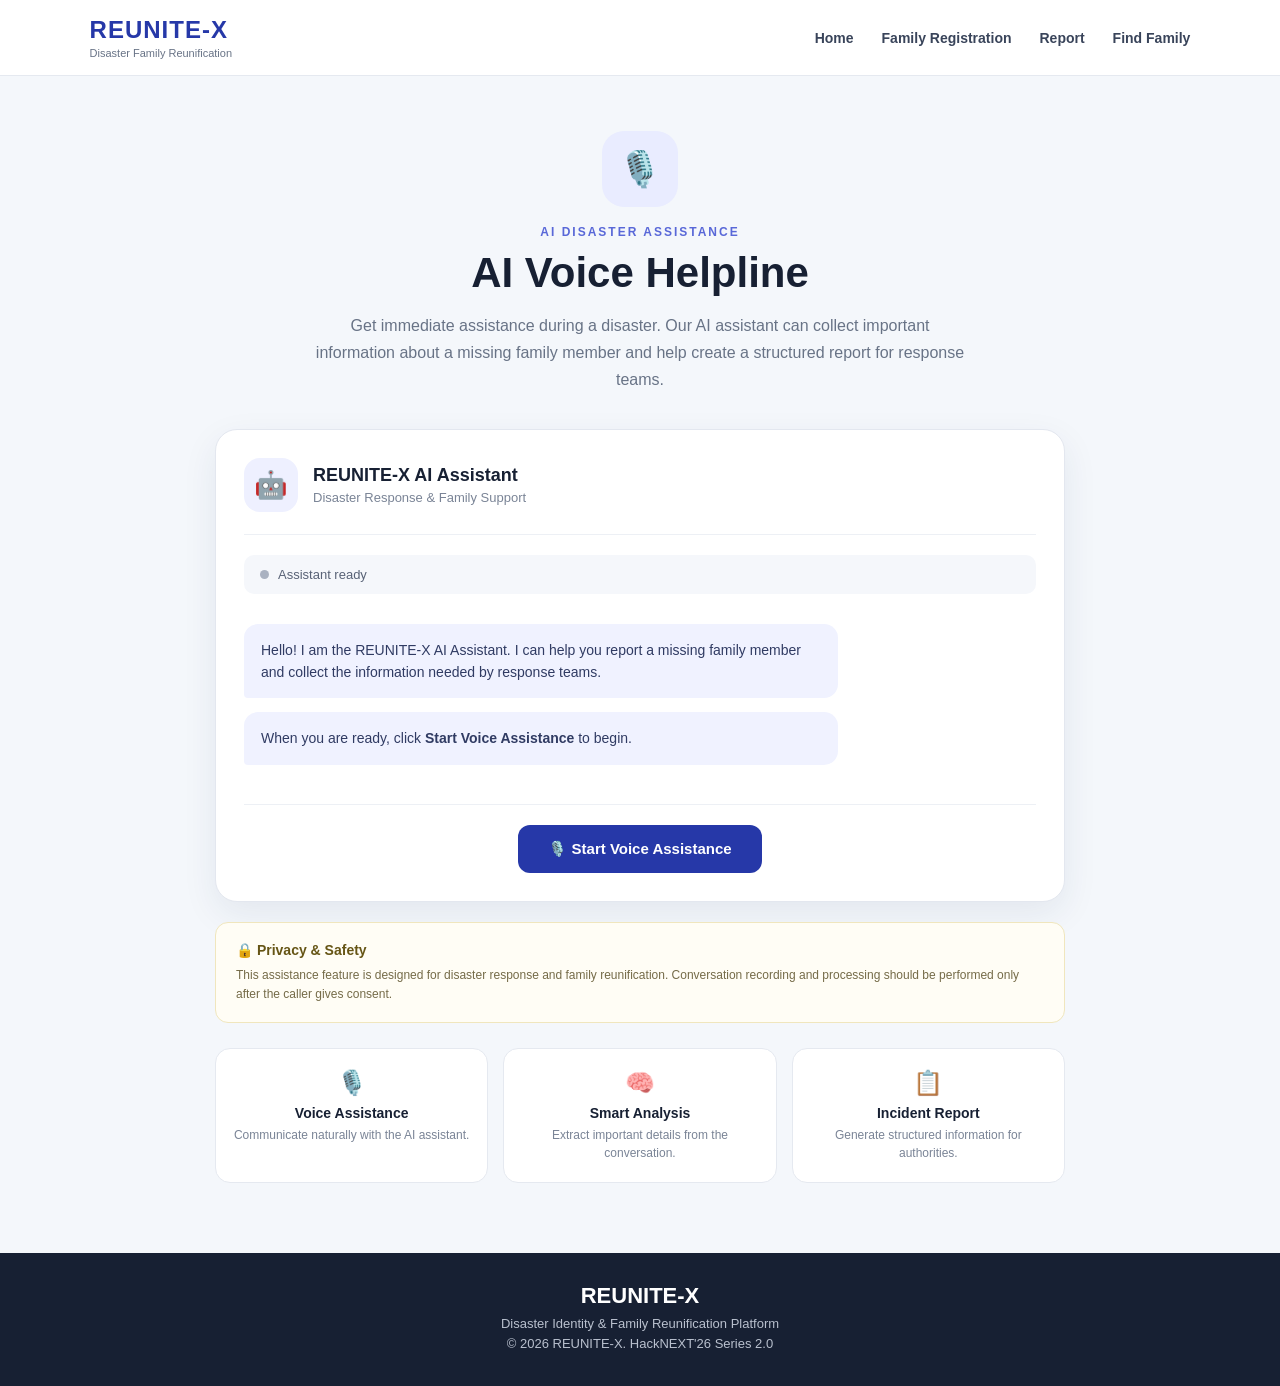
<file: src/main/resources/static/helpline.html>
<!DOCTYPE html>
<html lang="en">
<head>
    <meta charset="UTF-8">
    <meta name="viewport" content="width=device-width, initial-scale=1.0">

    <title>REUNITE-X | AI Disaster Helpline</title>

    <link rel="stylesheet" href="css/style.css">

    <style>
        * {
            box-sizing: border-box;
        }

        body {
            margin: 0;
            font-family: Arial, Helvetica, sans-serif;
            background: #f4f7fb;
            color: #172033;
        }

        .header {
            height: 76px;
            padding: 0 7%;
            display: flex;
            align-items: center;
            justify-content: space-between;
            background: #ffffff;
            border-bottom: 1px solid #e5e9f0;
        }

        .logo span {
            display: block;
            font-size: 24px;
            font-weight: 800;
            color: #2638a8;
            letter-spacing: 1px;
        }

        .logo small {
            color: #687386;
            font-size: 11px;
        }

        nav {
            display: flex;
            gap: 28px;
        }

        nav a {
            text-decoration: none;
            color: #39445a;
            font-size: 14px;
            font-weight: 600;
        }

        nav a:hover {
            color: #2638a8;
        }

        .helpline-page {
            min-height: calc(100vh - 76px);
            padding: 55px 20px 70px;
            display: flex;
            justify-content: center;
        }

        .helpline-container {
            width: 100%;
            max-width: 850px;
            text-align: center;
        }

        .top-icon {
            width: 76px;
            height: 76px;
            margin: 0 auto 18px;
            border-radius: 22px;
            display: flex;
            align-items: center;
            justify-content: center;
            background: #e9ecff;
            font-size: 35px;
        }

        .tag {
            margin: 0 0 10px;
            color: #5968d8;
            font-size: 12px;
            font-weight: 800;
            letter-spacing: 2px;
        }

        .helpline-container > h1 {
            margin: 0;
            font-size: 42px;
            color: #172033;
        }

        .subtitle {
            max-width: 650px;
            margin: 15px auto 35px;
            color: #687386;
            font-size: 16px;
            line-height: 1.7;
        }

        .assistant-card {
            background: #ffffff;
            border: 1px solid #e3e7ef;
            border-radius: 22px;
            padding: 28px;
            text-align: left;
            box-shadow: 0 12px 35px rgba(30, 45, 90, 0.08);
        }

        .assistant-header {
            display: flex;
            align-items: center;
            gap: 15px;
            padding-bottom: 22px;
            border-bottom: 1px solid #edf0f5;
        }

        .ai-avatar {
            width: 54px;
            height: 54px;
            border-radius: 16px;
            background: #eef0ff;
            display: flex;
            align-items: center;
            justify-content: center;
            font-size: 27px;
        }

        .assistant-header h2 {
            margin: 0 0 4px;
            font-size: 18px;
            color: #172033;
        }

        .assistant-header p {
            margin: 0;
            font-size: 13px;
            color: #7a8496;
        }

        .status-box {
            margin: 20px 0;
            padding: 12px 16px;
            border-radius: 10px;
            background: #f5f7fb;
            color: #586276;
            font-size: 13px;
            display: flex;
            align-items: center;
            gap: 9px;
        }

        .status-dot {
            width: 9px;
            height: 9px;
            border-radius: 50%;
            background: #aab2c1;
        }

        .status-dot.active {
            background: #27ae60;
            box-shadow: 0 0 0 5px #e4f7eb;
        }

        .conversation {
            min-height: 190px;
            padding: 10px 0;
        }

        .message {
            max-width: 75%;
            padding: 15px 17px;
            border-radius: 14px;
            margin-bottom: 14px;
            font-size: 14px;
            line-height: 1.6;
        }

        .ai-message {
            background: #f0f2ff;
            color: #303b63;
            border-bottom-left-radius: 4px;
        }

        .user-message {
            margin-left: auto;
            background: #2638a8;
            color: white;
            border-bottom-right-radius: 4px;
        }

        .start-area {
            padding-top: 20px;
            border-top: 1px solid #edf0f5;
            text-align: center;
        }

        .start-btn {
            border: none;
            padding: 15px 30px;
            border-radius: 12px;
            background: #2638a8;
            color: white;
            font-size: 15px;
            font-weight: 700;
            cursor: pointer;
            transition: 0.2s;
        }

        .start-btn:hover {
            background: #1d2d91;
            transform: translateY(-1px);
        }

        .start-btn:disabled {
            background: #9ca5bb;
            cursor: not-allowed;
            transform: none;
        }

        .privacy-box {
            margin-top: 20px;
            padding: 18px 20px;
            background: #fffdf5;
            border: 1px solid #f0e6bd;
            border-radius: 13px;
            text-align: left;
        }

        .privacy-box strong {
            color: #665515;
            font-size: 14px;
        }

        .privacy-box p {
            margin: 7px 0 0;
            color: #756b48;
            font-size: 12px;
            line-height: 1.6;
        }

        .feature-row {
            display: grid;
            grid-template-columns: repeat(3, 1fr);
            gap: 15px;
            margin-top: 25px;
        }

        .feature {
            background: white;
            border: 1px solid #e5e9f0;
            border-radius: 15px;
            padding: 20px 15px;
            text-align: center;
        }

        .feature-icon {
            font-size: 24px;
            margin-bottom: 8px;
        }

        .feature h3 {
            margin: 0 0 5px;
            font-size: 14px;
        }

        .feature p {
            margin: 0;
            color: #7a8496;
            font-size: 12px;
            line-height: 1.5;
        }

        footer {
            text-align: center;
            padding: 30px 20px;
            background: #172033;
            color: white;
        }

        footer h3 {
            margin: 0 0 7px;
        }

        footer p {
            margin: 5px;
            color: #b9c0ce;
            font-size: 13px;
        }

        @media (max-width: 700px) {

            .header {
                height: auto;
                padding: 18px 20px;
                flex-direction: column;
                gap: 15px;
            }

            nav {
                gap: 14px;
                flex-wrap: wrap;
                justify-content: center;
            }

            .helpline-container > h1 {
                font-size: 32px;
            }

            .assistant-card {
                padding: 20px;
            }

            .feature-row {
                grid-template-columns: 1fr;
            }

            .message {
                max-width: 90%;
            }
        }
    </style>
</head>

<body>

<header class="header">

    <div class="logo">
        <span>REUNITE-X</span>
        <small>Disaster Family Reunification</small>
    </div>

    <nav>
        <a href="index.html">Home</a>
        <a href="register.html">Family Registration</a>
        <a href="report.html">Report</a>
        <a href="lookup.html">Find Family</a>
    </nav>

</header>


<main class="helpline-page">

    <div class="helpline-container">

        <div class="top-icon">
            🎙️
        </div>

        <p class="tag">AI DISASTER ASSISTANCE</p>

        <h1>AI Voice Helpline</h1>

        <p class="subtitle">
            Get immediate assistance during a disaster.
            Our AI assistant can collect important information
            about a missing family member and help create a
            structured report for response teams.
        </p>


        <div class="assistant-card">

            <div class="assistant-header">

                <div class="ai-avatar">
                    🤖
                </div>

                <div>
                    <h2>REUNITE-X AI Assistant</h2>
                    <p>Disaster Response & Family Support</p>
                </div>

            </div>


            <div class="status-box" id="statusBox">

                <span class="status-dot" id="statusDot"></span>

                <span id="statusText">
                    Assistant ready
                </span>

            </div>


            <div class="conversation" id="conversation">

                <div class="message ai-message">

                    Hello! I am the REUNITE-X AI Assistant.
                    I can help you report a missing family member
                    and collect the information needed by response teams.

                </div>

                <div class="message ai-message">

                    When you are ready, click
                    <strong>Start Voice Assistance</strong>
                    to begin.

                </div>

            </div>


            <div class="start-area">

                <button
                    class="start-btn"
                    id="startBtn"
                    onclick="startAssistant()">

                    🎙️ Start Voice Assistance

                </button>

            </div>

        </div>


        <div class="privacy-box">

            <strong>🔒 Privacy & Safety</strong>

            <p>
                This assistance feature is designed for disaster
                response and family reunification. Conversation
                recording and processing should be performed only
                after the caller gives consent.
            </p>

        </div>


        <div class="feature-row">

            <div class="feature">

                <div class="feature-icon">🎙️</div>

                <h3>Voice Assistance</h3>

                <p>
                    Communicate naturally with the AI assistant.
                </p>

            </div>


            <div class="feature">

                <div class="feature-icon">🧠</div>

                <h3>Smart Analysis</h3>

                <p>
                    Extract important details from the conversation.
                </p>

            </div>


            <div class="feature">

                <div class="feature-icon">📋</div>

                <h3>Incident Report</h3>

                <p>
                    Generate structured information for authorities.
                </p>

            </div>

        </div>

    </div>

</main>


<footer>

    <h3>REUNITE-X</h3>

    <p>
        Disaster Identity & Family Reunification Platform
    </p>

    <p>
        © 2026 REUNITE-X. HackNEXT'26 Series 2.0
    </p>

</footer>


<script>

function startAssistant() {

    const statusText =
        document.getElementById("statusText");

    const statusDot =
        document.getElementById("statusDot");

    const conversation =
        document.getElementById("conversation");

    const startBtn =
        document.getElementById("startBtn");


    statusText.innerText =
        "Listening to caller...";

    statusDot.classList.add("active");


    conversation.innerHTML += `
        <div class="message ai-message">
            Before we continue, do you agree to let
            REUNITE-X record and process this conversation
            for disaster assistance?
        </div>
    `;


    startBtn.innerText =
        "🎙️ Listening...";

    startBtn.disabled = true;

}

</script>

</body>
</html>
</file>
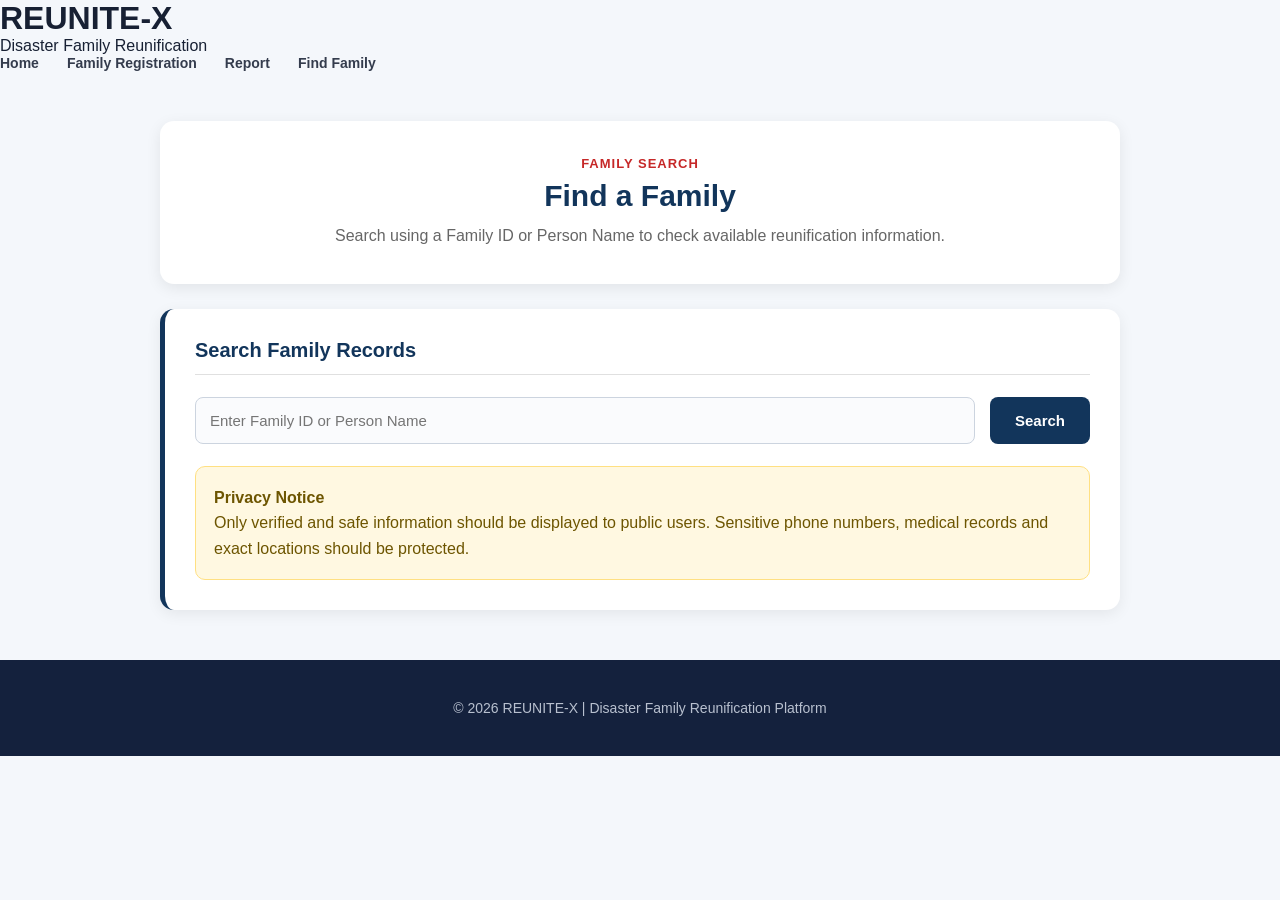
<file: src/main/resources/static/lookup.html>
<!DOCTYPE html>
<html lang="en">

<head>
    <meta charset="UTF-8">
    <meta name="viewport" content="width=device-width, initial-scale=1.0">

    <title>REUNITE-X | Find Family</title>

    <link rel="stylesheet" href="css/style.css">

    <style>

        body {
            background: #f4f7fb;
        }

        .lookup-container {
            max-width: 1000px;
            margin: 50px auto;
            padding: 0 20px;
        }

        .lookup-header {
            background: white;
            padding: 35px;
            border-radius: 14px;
            text-align: center;
            box-shadow: 0 4px 15px rgba(0, 0, 0, 0.08);
            margin-bottom: 25px;
        }

        .lookup-header h2 {
            color: #12355b;
            font-size: 30px;
            margin-bottom: 10px;
        }

        .lookup-header p {
            color: #666;
            line-height: 1.6;
        }

        .section-tag {
            color: #c62828;
            font-size: 13px;
            font-weight: bold;
            letter-spacing: 1px;
            margin-bottom: 8px;
        }

        .lookup-card {
            background: white;
            padding: 30px;
            border-radius: 14px;
            margin-bottom: 22px;
            box-shadow: 0 4px 15px rgba(0, 0, 0, 0.07);
            border-left: 5px solid #12355b;
        }

        .lookup-card h3 {
            color: #12355b;
            font-size: 20px;
            margin-bottom: 22px;
            padding-bottom: 12px;
            border-bottom: 1px solid #e0e0e0;
        }

        .search-box {
            display: flex;
            gap: 15px;
        }

        .search-box input {
            flex: 1;
            padding: 14px;
            border: 1px solid #ccd4df;
            border-radius: 8px;
            font-size: 15px;
            outline: none;
            background: #fafbfd;
        }

        .search-box input:focus {
            border-color: #12355b;
            background: white;
            box-shadow: 0 0 0 3px rgba(18, 53, 91, 0.08);
        }

        .search-btn {
            padding: 14px 25px;
            border: none;
            border-radius: 8px;
            background: #12355b;
            color: white;
            font-size: 15px;
            font-weight: 600;
            cursor: pointer;
        }

        .search-btn:hover {
            background: #0d2947;
        }

        .result-card {
            display: none;
            background: white;
            padding: 30px;
            border-radius: 14px;
            box-shadow: 0 4px 15px rgba(0, 0, 0, 0.07);
            border-left: 5px solid #2e7d32;
        }

        .result-card h3 {
            color: #2e7d32;
            margin-bottom: 20px;
        }

        .result-grid {
            display: grid;
            grid-template-columns: 1fr 1fr;
            gap: 18px;
        }

        .result-item {
            background: #f7f9fc;
            padding: 15px;
            border-radius: 8px;
        }

        .result-item strong {
            display: block;
            color: #555;
            font-size: 13px;
            margin-bottom: 5px;
        }

        .result-item span {
            color: #222;
            font-weight: 600;
        }

        .status {
            display: inline-block;
            padding: 6px 12px;
            border-radius: 20px;
            background: #fff3cd;
            color: #856404;
            font-size: 13px;
            font-weight: bold;
        }

        .privacy-box {
            background: #fff8e1;
            border: 1px solid #ffe082;
            border-radius: 10px;
            padding: 18px;
            margin-top: 22px;
            color: #6d5500;
            line-height: 1.6;
        }

        .not-found {
            display: none;
            background: #ffebee;
            border: 1px solid #ef9a9a;
            color: #b71c1c;
            padding: 18px;
            border-radius: 10px;
            margin-top: 20px;
        }

        @media (max-width: 700px) {

            .lookup-container {
                margin: 25px auto;
            }

            .lookup-header {
                padding: 25px 20px;
            }

            .lookup-card {
                padding: 22px;
            }

            .search-box {
                flex-direction: column;
            }

            .search-btn {
                width: 100%;
            }

            .result-grid {
                grid-template-columns: 1fr;
            }
        }

    </style>
</head>


<body>

<header>

    <div class="logo-area">
        <h1>REUNITE-X</h1>
        <p>Disaster Family Reunification</p>
    </div>

    <nav>
        <a href="index.html">Home</a>
        <a href="register.html">Family Registration</a>
        <a href="report.html">Report</a>
        <a href="lookup.html">Find Family</a>
    </nav>

</header>


<main>

    <div class="lookup-container">


        <!-- HEADER -->

        <div class="lookup-header">

            <div class="section-tag">
                FAMILY SEARCH
            </div>

            <h2>Find a Family</h2>

            <p>
                Search using a Family ID or Person Name to check
                available reunification information.
            </p>

        </div>



        <!-- SEARCH -->

        <div class="lookup-card">

            <h3>Search Family Records</h3>

            <div class="search-box">

                <input
                    type="text"
                    id="searchInput"
                    placeholder="Enter Family ID or Person Name"
                >

                <button
                    class="search-btn"
                    onclick="searchFamily()">

                    Search

                </button>

            </div>


            <div class="privacy-box">

                <strong>Privacy Notice</strong><br>

                Only verified and safe information should be displayed
                to public users. Sensitive phone numbers, medical records
                and exact locations should be protected.

            </div>


            <div
                id="notFound"
                class="not-found">

                ❌ No matching family record found.

            </div>

        </div>



        <!-- RESULT -->

        <div
            id="resultCard"
            class="result-card">

            <h3>✓ Family Record Found</h3>


            <div class="result-grid">


                <div class="result-item">

                    <strong>Family ID</strong>

                    <span id="resultFamilyId">
                        FAM-12345
                    </span>

                </div>


                <div class="result-item">

                    <strong>Family Status</strong>

                    <span class="status">
                        Under Verification
                    </span>

                </div>


                <div class="result-item">

                    <strong>Person Name</strong>

                    <span id="resultName">
                        Arun Kumar
                    </span>

                </div>


                <div class="result-item">

                    <strong>Age</strong>

                    <span id="resultAge">
                        24
                    </span>

                </div>


                <div class="result-item">

                    <strong>Gender</strong>

                    <span id="resultGender">
                        Male
                    </span>

                </div>


                <div class="result-item">

                    <strong>Case Status</strong>

                    <span class="status">
                        Missing
                    </span>

                </div>

            </div>


            <div class="privacy-box">

                <strong>Important:</strong><br>

                This information is currently under verification.
                A possible match does not confirm the person's identity.
                Authorities must verify the information before marking
                a case as reunited.

            </div>

        </div>

    </div>

</main>


<footer>

    <p>
        © 2026 REUNITE-X | Disaster Family Reunification Platform
    </p>

</footer>
<script>

async function searchFamily() {

    const searchInput =
        document.getElementById("searchInput");

    const resultCard =
        document.getElementById("resultCard");

    const notFound =
        document.getElementById("notFound");

    const searchValue =
        searchInput.value.trim();


    resultCard.style.display = "none";
    notFound.style.display = "none";


    if (searchValue === "") {

        alert("Please enter a Family ID or Person Name.");

        return;
    }


    try {

        const response =
            await fetch(
                "/api/families/search?query=" +
                encodeURIComponent(searchValue)
            );


        if (!response.ok) {

            throw new Error("Family not found");

        }


        const data =
            await response.json();


        document.getElementById("resultFamilyId")
            .textContent = data.familyId;


        if (data.members && data.members.length > 0) {

            const member =
                data.members[0];

            document.getElementById("resultName")
                .textContent = member.name;

            document.getElementById("resultAge")
                .textContent = member.age;

            document.getElementById("resultGender")
                .textContent = member.gender;

        }


        resultCard.style.display = "block";

    } catch (error) {

        notFound.style.display = "block";

    }

}

</script>
</file>
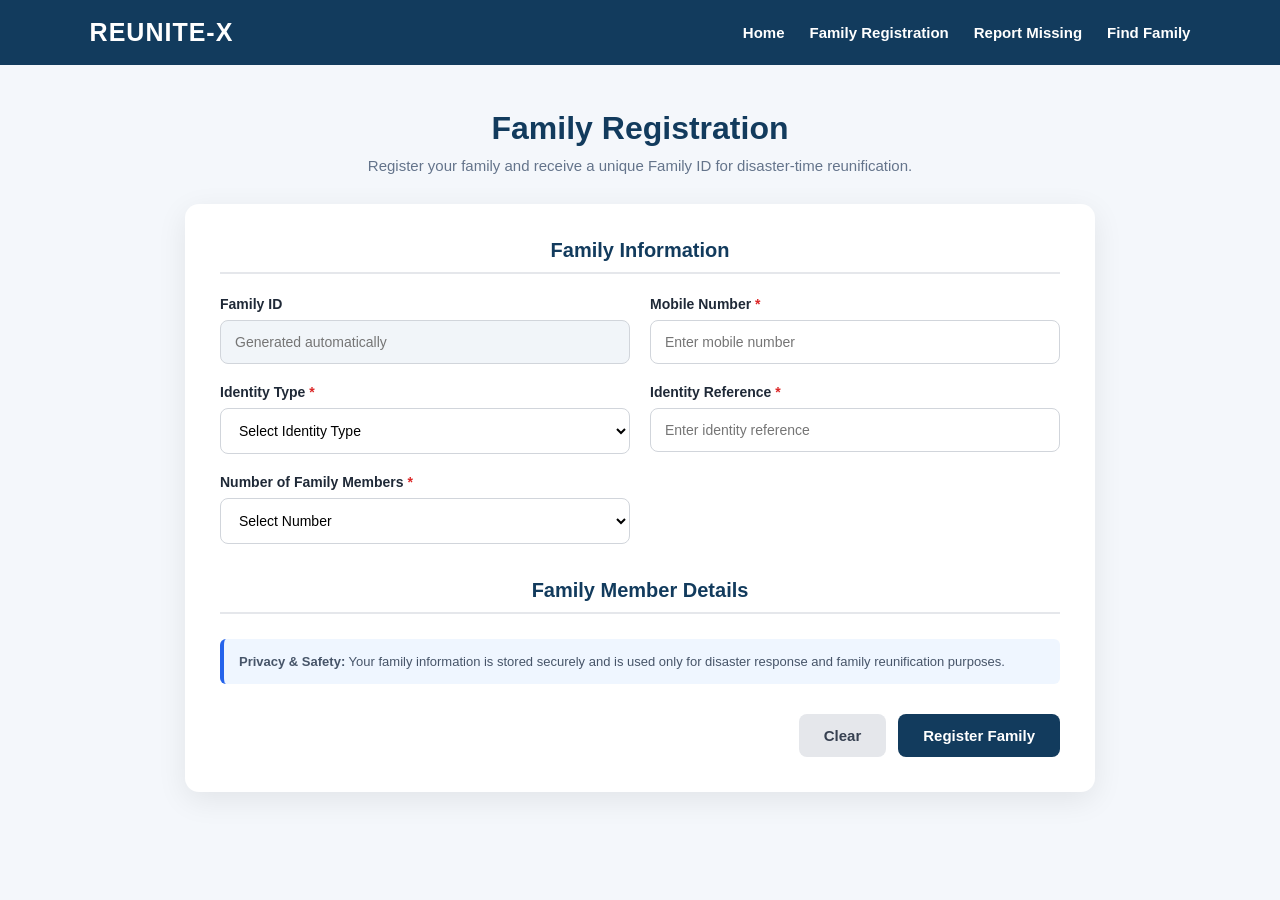
<file: src/main/resources/static/register.html>
<!DOCTYPE html>
<html lang="en">
<head>
    <meta charset="UTF-8">
    <meta name="viewport" content="width=device-width, initial-scale=1.0">

    <title>REUNITE-X | Family Registration</title>

    <link rel="stylesheet" href="css/style.css">

    <style>
        * {
            box-sizing: border-box;
        }

        body {
            margin: 0;
            font-family: Arial, sans-serif;
            background: #f4f7fb;
            color: #1f2937;
        }

        header {
            background: #123b5d;
            color: white;
            padding: 18px 7%;
            display: flex;
            justify-content: space-between;
            align-items: center;
            flex-wrap: wrap;
            gap: 15px;
        }

        .logo {
            font-size: 25px;
            font-weight: bold;
            letter-spacing: 1px;
        }

        nav {
            display: flex;
            gap: 25px;
            flex-wrap: wrap;
        }

        nav a {
            color: white;
            text-decoration: none;
            font-size: 15px;
        }

        nav a:hover {
            text-decoration: underline;
        }

        .container {
            max-width: 950px;
            margin: 45px auto;
            padding: 0 20px;
        }

        .page-title {
            text-align: center;
            margin-bottom: 30px;
        }

        .page-title h1 {
            margin-bottom: 10px;
            color: #123b5d;
            font-size: 32px;
        }

        .page-title p {
            color: #64748b;
            font-size: 15px;
        }

        .form-card {
            background: white;
            border-radius: 14px;
            padding: 35px;
            box-shadow: 0 8px 30px rgba(0,0,0,0.08);
        }

        .section-title {
            font-size: 20px;
            font-weight: bold;
            color: #123b5d;
            margin-bottom: 22px;
            padding-bottom: 10px;
            border-bottom: 2px solid #e5e7eb;
        }

        .form-grid {
            display: grid;
            grid-template-columns: 1fr 1fr;
            gap: 20px;
        }

        .form-group {
            display: flex;
            flex-direction: column;
        }

        .form-group.full {
            grid-column: 1 / -1;
        }

        label {
            font-weight: 600;
            margin-bottom: 8px;
            font-size: 14px;
        }

        .required {
            color: #dc2626;
        }

        input,
        select {
            width: 100%;
            padding: 13px 14px;
            border: 1px solid #d1d5db;
            border-radius: 8px;
            font-size: 14px;
            outline: none;
            background: white;
        }

        input:focus,
        select:focus {
            border-color: #2563eb;
            box-shadow: 0 0 0 3px rgba(37,99,235,0.10);
        }

        input[readonly] {
            background: #f1f5f9;
            color: #64748b;
        }

        .members-section {
            margin-top: 35px;
        }

        .member-card {
            background: #f8fafc;
            border: 1px solid #e2e8f0;
            border-radius: 10px;
            padding: 22px;
            margin-bottom: 18px;
        }

        .member-title {
            font-size: 17px;
            font-weight: bold;
            color: #123b5d;
            margin-bottom: 18px;
        }

        .privacy {
            margin-top: 25px;
            padding: 15px;
            background: #eff6ff;
            border-left: 4px solid #2563eb;
            border-radius: 6px;
            font-size: 13px;
            color: #475569;
        }

        .button-row {
            display: flex;
            justify-content: flex-end;
            gap: 12px;
            margin-top: 30px;
        }

        button {
            border: none;
            padding: 13px 25px;
            border-radius: 8px;
            font-size: 15px;
            font-weight: 600;
            cursor: pointer;
        }

        .clear-btn {
            background: #e5e7eb;
            color: #374151;
        }

        .register-btn {
            background: #123b5d;
            color: white;
        }

        .register-btn:hover {
            background: #0d2d47;
        }

        @media (max-width: 700px) {

            header {
                justify-content: center;
            }

            nav {
                justify-content: center;
            }

            .form-grid {
                grid-template-columns: 1fr;
            }

            .form-group.full {
                grid-column: auto;
            }

            .form-card {
                padding: 22px;
            }

            .button-row {
                flex-direction: column;
            }

            button {
                width: 100%;
            }
        }
    </style>
</head>

<body>

<header>

    <div class="logo">
        REUNITE-X
    </div>

    <nav>
        <a href="index.html">Home</a>
        <a href="register.html">Family Registration</a>
        <a href="report.html">Report Missing</a>
        <a href="lookup.html">Find Family</a>
    </nav>

</header>

<div class="container">

    <div class="page-title">

        <h1>Family Registration</h1>

        <p>
            Register your family and receive a unique Family ID
            for disaster-time reunification.
        </p>

    </div>

    <div class="form-card">

        <form id="familyForm">

            <div class="section-title">
                Family Information
            </div>

            <div class="form-grid">

                <div class="form-group">

                    <label for="familyId">
                        Family ID
                    </label>

                    <input
                        type="text"
                        id="familyId"
                        placeholder="Generated automatically"
                        readonly
                    >

                </div>

                <div class="form-group">

                    <label for="mobile">
                        Mobile Number
                        <span class="required">*</span>
                    </label>

                    <input
                        type="tel"
                        id="mobile"
                        placeholder="Enter mobile number"
                        required
                    >

                </div>

                <div class="form-group">

                    <label for="identityType">
                        Identity Type
                        <span class="required">*</span>
                    </label>

                    <select id="identityType" required>

                        <option value="">
                            Select Identity Type
                        </option>

                        <option value="Aadhaar">
                            Aadhaar
                        </option>

                        <option value="Voter ID">
                            Voter ID
                        </option>

                        <option value="Driving Licence">
                            Driving Licence
                        </option>

                        <option value="Other">
                            Other
                        </option>

                    </select>

                </div>

                <div class="form-group">

                    <label for="identityReference">
                        Identity Reference
                        <span class="required">*</span>
                    </label>

                    <input
                        type="text"
                        id="identityReference"
                        placeholder="Enter identity reference"
                        required
                    >

                </div>

                <div class="form-group">

                    <label for="memberCount">
                        Number of Family Members
                        <span class="required">*</span>
                    </label>

                    <select id="memberCount" required>

                        <option value="">
                            Select Number
                        </option>

                        <option value="1">1 Member</option>
                        <option value="2">2 Members</option>
                        <option value="3">3 Members</option>
                        <option value="4">4 Members</option>
                        <option value="5">5 Members</option>
                        <option value="6">6 Members</option>
                        <option value="7">7 Members</option>
                        <option value="8">8 Members</option>
                        <option value="9">9 Members</option>
                        <option value="10">10 Members</option>

                    </select>

                </div>

            </div>

            <div class="members-section">

                <div class="section-title">
                    Family Member Details
                </div>

                <div id="memberDetails"></div>

            </div>

            <div class="privacy">

                <strong>Privacy & Safety:</strong>

                Your family information is stored securely
                and is used only for disaster response and
                family reunification purposes.

            </div>

            <div class="button-row">

                <button
                    type="reset"
                    class="clear-btn"
                >
                    Clear
                </button>

                <button
                    type="submit"
                    class="register-btn"
                >
                    Register Family
                </button>

            </div>

        </form>

    </div>

</div>

<script>

document.addEventListener("DOMContentLoaded", function () {

    const memberCount =
        document.getElementById("memberCount");

    const memberDetails =
        document.getElementById("memberDetails");

    const familyForm =
        document.getElementById("familyForm");

    memberCount.addEventListener("change", function () {

        const count = parseInt(this.value);

        memberDetails.innerHTML = "";

        if (!count) {
            return;
        }

        for (let i = 1; i <= count; i++) {

            const memberCard =
                document.createElement("div");

            memberCard.className = "member-card";

            memberCard.innerHTML = `

                <div class="member-title">
                    Family Member ${i}
                </div>

                <div class="form-grid">

                    <div class="form-group full">

                        <label>
                            Person Name
                            <span class="required">*</span>
                        </label>

                        <input
                            type="text"
                            name="memberName${i}"
                            placeholder="Enter member name"
                            required
                        >

                    </div>

                    <div class="form-group">

                        <label>
                            Age
                            <span class="required">*</span>
                        </label>

                        <input
                            type="number"
                            name="memberAge${i}"
                            placeholder="Enter age"
                            min="0"
                            max="120"
                            required
                        >

                    </div>

                    <div class="form-group">

                        <label>
                            Gender
                            <span class="required">*</span>
                        </label>

                        <select
                            name="memberGender${i}"
                            required
                        >

                            <option value="">
                                Select Gender
                            </option>

                            <option value="Male">
                                Male
                            </option>

                            <option value="Female">
                                Female
                            </option>

                            <option value="Other">
                                Other
                            </option>

                        </select>

                    </div>

                </div>
            `;

            memberDetails.appendChild(memberCard);
        }

    });

    familyForm.addEventListener(
        "submit",
        async function (event) {

            event.preventDefault();

            const mobile =
                document.getElementById("mobile")
                .value.trim();

            const identityType =
                document.getElementById("identityType")
                .value;

            const identityReference =
                document.getElementById(
                    "identityReference"
                ).value.trim();

            const count =
                parseInt(memberCount.value);

            const members = [];

            for (let i = 1; i <= count; i++) {

                const name =
                    document.querySelector(
                        `[name="memberName${i}"]`
                    ).value.trim();

                const age =
                    parseInt(
                        document.querySelector(
                            `[name="memberAge${i}"]`
                        ).value
                    );

                const gender =
                    document.querySelector(
                        `[name="memberGender${i}"]`
                    ).value;

                members.push({
                    name: name,
                    age: age,
                    gender: gender
                });

            }

            const familyData = {
                mobile: mobile,
                identityType: identityType,
                identityReference:
                    identityReference,
                members: members
            };

            try {

                const response =
                    await fetch(
                        "/api/families/register",
                        {
                            method: "POST",

                            headers: {
                                "Content-Type":
                                    "application/json"
                            },

                            body:
                                JSON.stringify(
                                    familyData
                                )
                        }
                    );

                const result =
                    await response.json();

                if (!response.ok) {

                    alert(
                        "Registration Failed!\n\n" +
                        result.message
                    );

                    return;
                }

                alert(
                    "Family Registration Successful!\n\n" +
                    "Your Family ID is: " +
                    result.familyId
                );

                document.getElementById(
                    "familyId"
                ).value = result.familyId;

                familyForm.reset();

                memberDetails.innerHTML = "";

            } catch (error) {

                alert(
                    "Server connection failed.\n\n" +
                    "Please make sure Spring Boot is running."
                );

                console.error(error);

            }

        }
    );

});

</script>

</body>
</html>
</file>
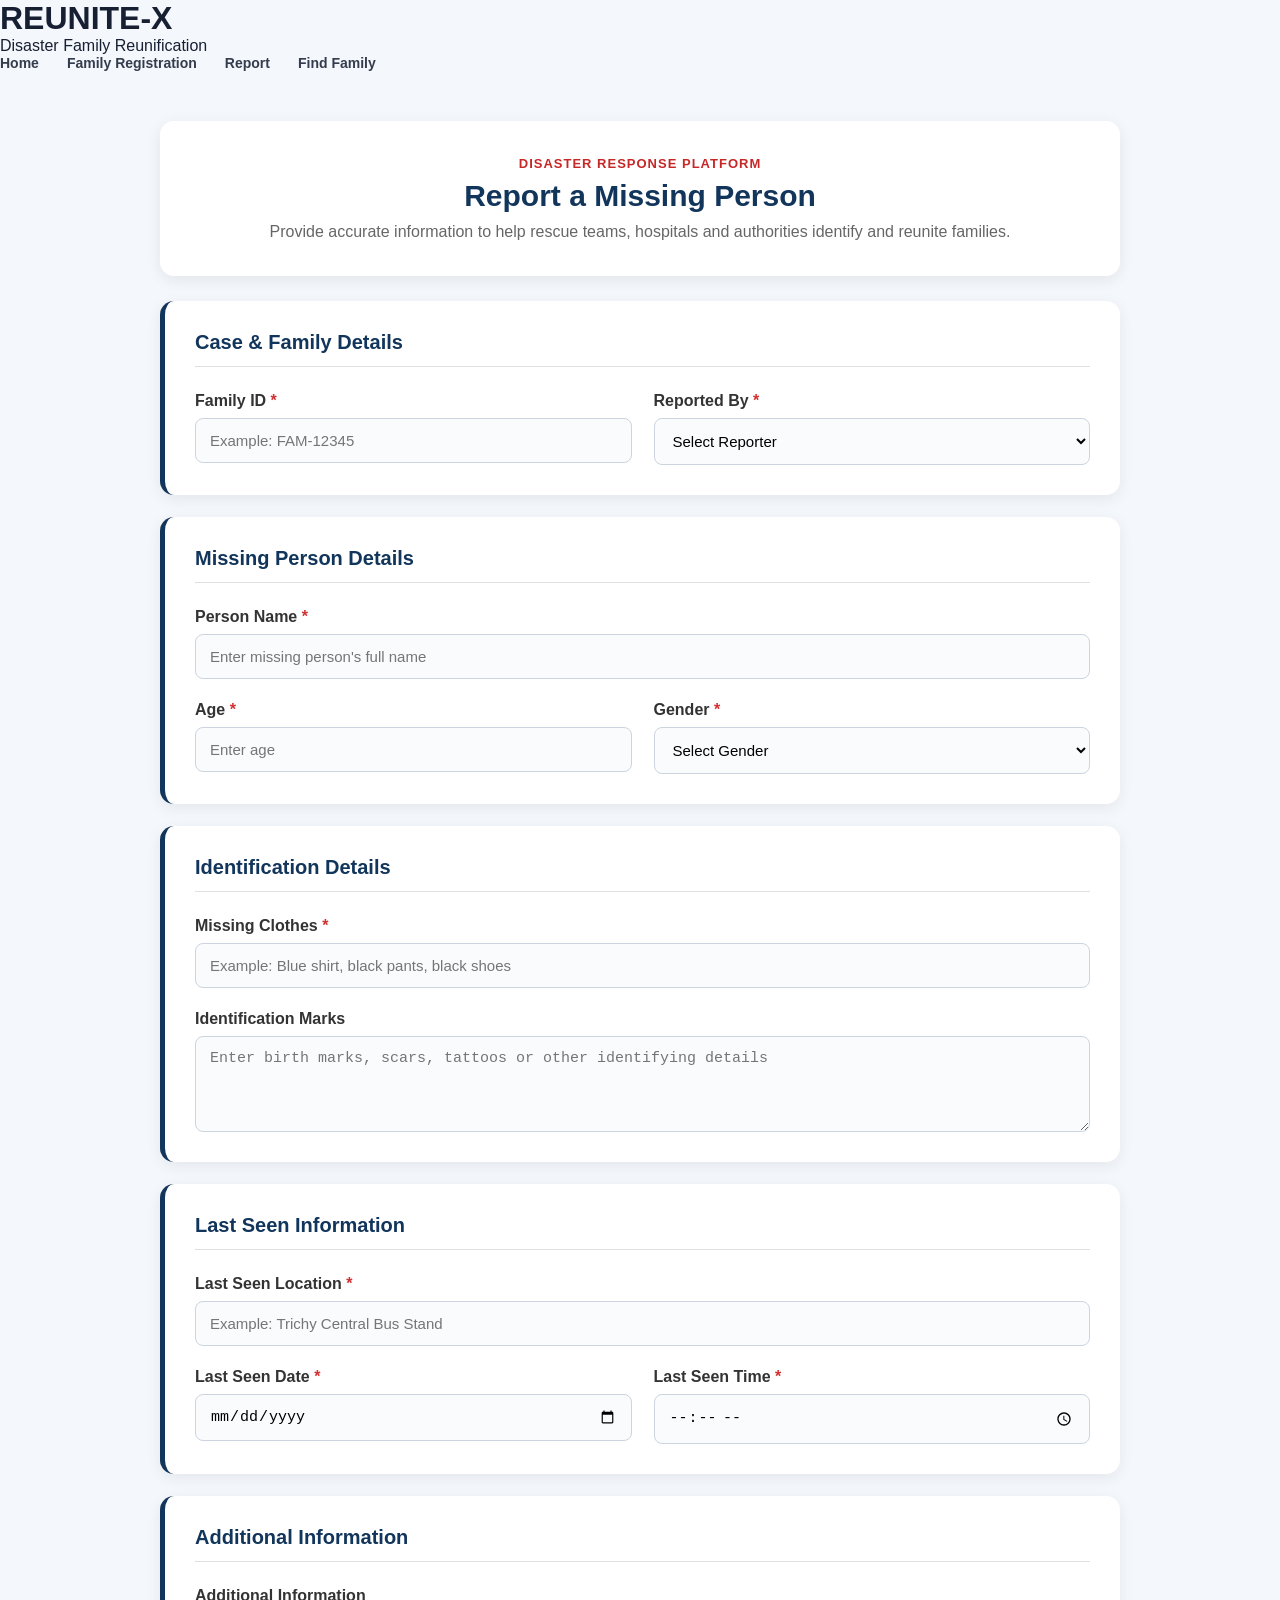
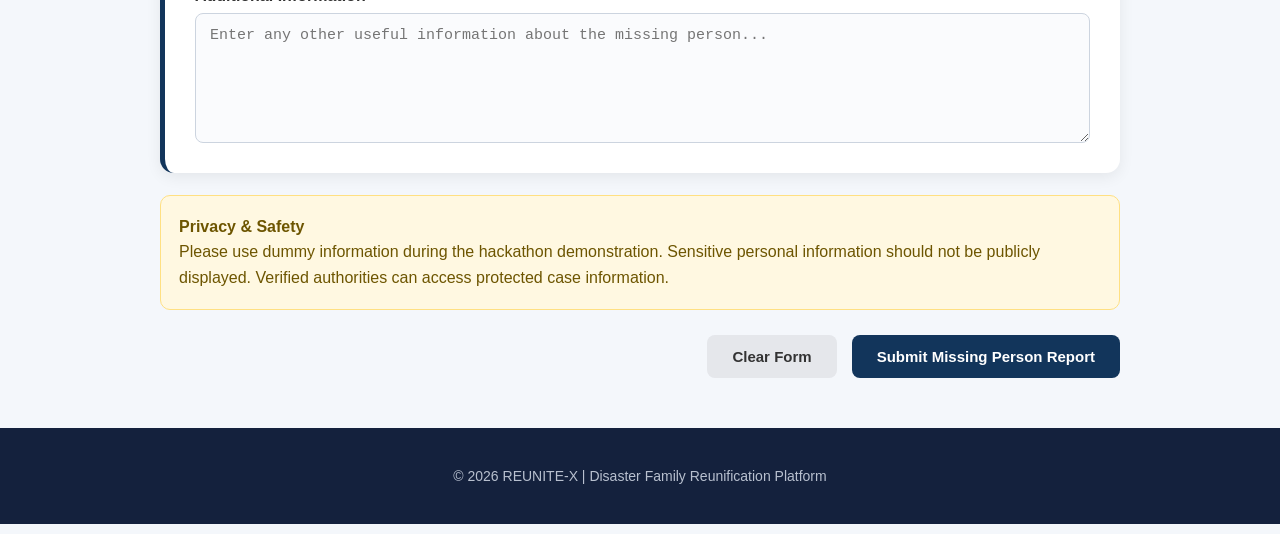
<file: src/main/resources/static/report.html>
<!DOCTYPE html>
<html lang="en">

<head>
    <meta charset="UTF-8">
    <meta name="viewport" content="width=device-width, initial-scale=1.0">

    <title>REUNITE-X | Report Missing Person</title>

    <link rel="stylesheet" href="css/style.css">

    <style>

        body {
            background: #f4f7fb;
        }

        .report-container {
            max-width: 1000px;
            margin: 50px auto;
            padding: 0 20px;
        }

        .report-header {
            background: white;
            padding: 35px;
            border-radius: 14px;
            text-align: center;
            box-shadow: 0 4px 15px rgba(0, 0, 0, 0.08);
            margin-bottom: 25px;
        }

        .report-header h2 {
            color: #12355b;
            font-size: 30px;
            margin-bottom: 10px;
        }

        .report-header p {
            color: #666;
            font-size: 16px;
        }

        .section-tag {
            color: #c62828;
            font-size: 13px;
            font-weight: bold;
            letter-spacing: 1px;
            margin-bottom: 8px;
        }

        .report-card {
            background: white;
            padding: 30px;
            border-radius: 14px;
            margin-bottom: 22px;
            box-shadow: 0 4px 15px rgba(0, 0, 0, 0.07);
            border-left: 5px solid #12355b;
        }

        .report-card h3 {
            color: #12355b;
            font-size: 20px;
            margin-bottom: 25px;
            padding-bottom: 12px;
            border-bottom: 1px solid #e0e0e0;
        }

        .form-grid {
            display: grid;
            grid-template-columns: 1fr 1fr;
            gap: 22px;
        }

        .form-group {
            display: flex;
            flex-direction: column;
        }

        .form-group.full {
            grid-column: 1 / -1;
        }

        .form-group label {
            font-weight: 600;
            color: #333;
            margin-bottom: 8px;
        }

        .required {
            color: #d32f2f;
        }

        .form-group input,
        .form-group select,
        .form-group textarea {
            width: 100%;
            padding: 13px 14px;
            border: 1px solid #ccd4df;
            border-radius: 8px;
            font-size: 15px;
            box-sizing: border-box;
            background: #fafbfd;
            outline: none;
            transition: 0.2s;
        }

        .form-group input:focus,
        .form-group select:focus,
        .form-group textarea:focus {
            border-color: #12355b;
            background: white;
            box-shadow: 0 0 0 3px rgba(18, 53, 91, 0.08);
        }

        .form-group textarea {
            resize: vertical;
        }

        .privacy-box {
            background: #fff8e1;
            border: 1px solid #ffe082;
            border-radius: 10px;
            padding: 18px;
            margin-bottom: 25px;
            color: #6d5500;
            line-height: 1.6;
        }

        .form-actions {
            display: flex;
            justify-content: flex-end;
            gap: 15px;
            margin-top: 10px;
            margin-bottom: 40px;
        }

        .clear-btn,
        .submit-btn {
            border: none;
            padding: 13px 25px;
            border-radius: 8px;
            font-size: 15px;
            font-weight: 600;
            cursor: pointer;
        }

        .clear-btn {
            background: #e5e7eb;
            color: #333;
        }

        .submit-btn {
            background: #12355b;
            color: white;
        }

        .submit-btn:hover {
            background: #0d2947;
        }

        .clear-btn:hover {
            background: #d1d5db;
        }

        @media (max-width: 700px) {

            .report-container {
                margin: 25px auto;
            }

            .report-header {
                padding: 25px 20px;
            }

            .report-card {
                padding: 22px;
            }

            .form-grid {
                grid-template-columns: 1fr;
            }

            .form-group.full {
                grid-column: auto;
            }

            .form-actions {
                flex-direction: column;
            }

            .clear-btn,
            .submit-btn {
                width: 100%;
            }
        }

    </style>
</head>


<body>

<header>

    <div class="logo-area">
        <h1>REUNITE-X</h1>
        <p>Disaster Family Reunification</p>
    </div>

    <nav>
        <a href="index.html">Home</a>
        <a href="register.html">Family Registration</a>
        <a href="report.html">Report</a>
        <a href="lookup.html">Find Family</a>
    </nav>

</header>


<main>

    <div class="report-container">

        <!-- PAGE HEADER -->

        <div class="report-header">

            <div class="section-tag">
                DISASTER RESPONSE PLATFORM
            </div>

            <h2>Report a Missing Person</h2>

            <p>
                Provide accurate information to help rescue teams,
                hospitals and authorities identify and reunite families.
            </p>

        </div>


        <form id="reportForm">


            <!-- CASE DETAILS -->

            <div class="report-card">

                <h3>Case & Family Details</h3>

                <div class="form-grid">

                    <div class="form-group">

                        <label>
                            Family ID
                            <span class="required">*</span>
                        </label>

                        <input
                            type="text"
                            id="familyId"
                            placeholder="Example: FAM-12345"
                            required
                        >

                    </div>


                    <div class="form-group">

                        <label>
                            Reported By
                            <span class="required">*</span>
                        </label>

                        <select id="reportedBy" required>

                            <option value="">
                                Select Reporter
                            </option>

                            <option>Family Member</option>
                            <option>Public</option>
                            <option>Police Station</option>
                            <option>Hospital</option>
                            <option>Rescue Team</option>
                            <option>Relief Camp</option>
                            <option>NGO / Volunteer</option>

                        </select>

                    </div>

                </div>

            </div>



            <!-- MISSING PERSON DETAILS -->

            <div class="report-card">

                <h3>Missing Person Details</h3>

                <div class="form-grid">

                    <div class="form-group full">

                        <label>
                            Person Name
                            <span class="required">*</span>
                        </label>

                        <input
                            type="text"
                            id="personName"
                            placeholder="Enter missing person's full name"
                            required
                        >

                    </div>


                    <div class="form-group">

                        <label>
                            Age
                            <span class="required">*</span>
                        </label>

                        <input
                            type="number"
                            id="personAge"
                            placeholder="Enter age"
                            min="0"
                            max="120"
                            required
                        >

                    </div>


                    <div class="form-group">

                        <label>
                            Gender
                            <span class="required">*</span>
                        </label>

                        <select id="personGender" required>

                            <option value="">
                                Select Gender
                            </option>

                            <option>Male</option>
                            <option>Female</option>
                            <option>Other</option>

                        </select>

                    </div>

                </div>

            </div>



            <!-- IDENTIFICATION DETAILS -->

            <div class="report-card">

                <h3>Identification Details</h3>

                <div class="form-grid">

                    <div class="form-group full">

                        <label>
                            Missing Clothes
                            <span class="required">*</span>
                        </label>

                        <input
                            type="text"
                            id="clothes"
                            placeholder="Example: Blue shirt, black pants, black shoes"
                            required
                        >

                    </div>


                    <div class="form-group full">

                        <label>
                            Identification Marks
                        </label>

                        <textarea
                            id="marks"
                            rows="4"
                            placeholder="Enter birth marks, scars, tattoos or other identifying details"
                        ></textarea>

                    </div>

                </div>

            </div>



            <!-- LAST SEEN DETAILS -->

            <div class="report-card">

                <h3>Last Seen Information</h3>

                <div class="form-grid">

                    <div class="form-group full">

                        <label>
                            Last Seen Location
                            <span class="required">*</span>
                        </label>

                        <input
                            type="text"
                            id="lastLocation"
                            placeholder="Example: Trichy Central Bus Stand"
                            required
                        >

                    </div>


                    <div class="form-group">

                        <label>
                            Last Seen Date
                            <span class="required">*</span>
                        </label>

                        <input
                            type="date"
                            id="lastDate"
                            required
                        >

                    </div>


                    <div class="form-group">

                        <label>
                            Last Seen Time
                            <span class="required">*</span>
                        </label>

                        <input
                            type="time"
                            id="lastTime"
                            required
                        >

                    </div>

                </div>

            </div>



            <!-- ADDITIONAL INFORMATION -->

            <div class="report-card">

                <h3>Additional Information</h3>

                <div class="form-group">

                    <label>
                        Additional Information
                    </label>

                    <textarea
                        id="additionalInfo"
                        rows="6"
                        placeholder="Enter any other useful information about the missing person..."
                    ></textarea>

                </div>

            </div>



            <!-- PRIVACY -->

            <div class="privacy-box">

                <strong>Privacy & Safety</strong><br>

                Please use dummy information during the hackathon demonstration.
                Sensitive personal information should not be publicly displayed.
                Verified authorities can access protected case information.

            </div>



            <!-- BUTTONS -->

            <div class="form-actions">

                <button
                    type="reset"
                    class="clear-btn">

                    Clear Form

                </button>


                <button
                    type="submit"
                    class="submit-btn">

                    Submit Missing Person Report

                </button>

            </div>

        </form>

    </div>

</main>


<footer>

    <p>
        © 2026 REUNITE-X | Disaster Family Reunification Platform
    </p>

</footer>
<script>

document
.getElementById("reportForm")
.addEventListener("submit", async function(event) {

    event.preventDefault();

    const report = {

        familyId:
            document.getElementById("familyId").value.trim(),

        reportedBy:
            document.getElementById("reportedBy").value.trim(),

        personName:
            document.getElementById("personName").value.trim(),

        personAge:
            parseInt(
                document.getElementById("personAge").value
            ) || 0,

        personGender:
            document.getElementById("personGender").value,

        clothes:
            document.getElementById("clothes").value.trim(),

        marks:
            document.getElementById("marks").value.trim(),

        lastLocation:
            document.getElementById("lastLocation").value.trim(),

        lastDate:
            document.getElementById("lastDate").value,

        lastTime:
            document.getElementById("lastTime").value,

        additionalInfo:
            document.getElementById("additionalInfo").value.trim()
    };


    try {

        const response =
            await fetch("/api/reports/submit", {

                method: "POST",

                headers: {
                    "Content-Type": "application/json"
                },

                body: JSON.stringify(report)
            });


        const data =
            await response.json();


        if (!response.ok) {

            alert(
                "❌ Report submission failed."
            );

            return;
        }


        alert(
            "✅ Missing Person Report Submitted Successfully!\n\n" +
            "Case ID: " + data.caseId
        );


        document
            .getElementById("reportForm")
            .reset();


    } catch (error) {

        console.error(error);

        alert(
            "❌ Server connection failed.\n" +
            "Please make sure REUNITE-X backend is running."
        );
    }

});

</script>

</body>

</html>
</file>
<file: src/main/resources/static/css/style.css>
* {
    margin: 0;
    padding: 0;
    box-sizing: border-box;
}

body {
    font-family: Arial, sans-serif;
    background: #f5f7fb;
    color: #172033;
}


/* Header */

.header {
    height: 75px;
    background: #ffffff;
    display: flex;
    align-items: center;
    justify-content: space-between;
    padding: 0 7%;
    border-bottom: 1px solid #e5e8ef;
}

.logo {
    display: flex;
    flex-direction: column;
}

.logo span {
    font-size: 24px;
    font-weight: 800;
    color: #173b72;
    letter-spacing: 1px;
}

.logo small {
    color: #777f8f;
    font-size: 11px;
    margin-top: 3px;
}

nav {
    display: flex;
    gap: 28px;
}

nav a {
    text-decoration: none;
    color: #343c4d;
    font-size: 14px;
    font-weight: 600;
}

nav a:hover {
    color: #173b72;
}


/* Hero */

.hero {
    min-height: 570px;
    padding: 80px 7%;
    display: flex;
    align-items: center;
    justify-content: space-between;
    gap: 60px;
    background: #ffffff;
}

.hero-content {
    max-width: 650px;
}

.tag {
    color: #c0392b;
    font-size: 13px;
    font-weight: 700;
    letter-spacing: 2px;
    margin-bottom: 18px;
}

.hero h1 {
    font-size: 60px;
    line-height: 1.08;
    margin-bottom: 25px;
    color: #14213d;
}

.hero h1 span {
    color: #1d5aa6;
}

.hero-text {
    max-width: 600px;
    color: #5d6675;
    font-size: 17px;
    line-height: 1.7;
    margin-bottom: 35px;
}

.hero-buttons {
    display: flex;
    gap: 15px;
    flex-wrap: wrap;
}

.btn {
    text-decoration: none;
    padding: 14px 24px;
    border-radius: 7px;
    font-weight: 700;
    font-size: 14px;
}

.primary {
    background: #173b72;
    color: white;
}

.primary:hover {
    background: #0f2d58;
}

.secondary {
    border: 1px solid #173b72;
    color: #173b72;
    background: white;
}

.secondary:hover {
    background: #eef4fc;
}


/* Emergency Card */

.emergency-card {
    width: 340px;
    padding: 35px;
    border-radius: 12px;
    background: #f7f9fc;
    border: 1px solid #e0e5ee;
    box-shadow: 0 12px 30px rgba(30, 50, 80, 0.08);
}

.emergency-icon {
    font-size: 38px;
    margin-bottom: 18px;
}

.emergency-card h2 {
    font-size: 25px;
    margin-bottom: 12px;
}

.emergency-card p {
    color: #687181;
    line-height: 1.6;
    margin-bottom: 25px;
}

.search-btn {
    display: inline-block;
    text-decoration: none;
    background: #c0392b;
    color: white;
    padding: 12px 18px;
    border-radius: 6px;
    font-weight: 700;
}


/* Services */

.services {
    padding: 80px 7%;
    background: #f5f7fb;
}

.section-title {
    text-align: center;
    margin-bottom: 45px;
}

.section-title p {
    color: #1d5aa6;
    font-size: 12px;
    font-weight: 800;
    letter-spacing: 2px;
    margin-bottom: 10px;
}

.section-title h2 {
    font-size: 34px;
    color: #172033;
}

.service-grid {
    display: grid;
    grid-template-columns: repeat(4, 1fr);
    gap: 20px;
}

.service-card {
    background: white;
    padding: 30px;
    border: 1px solid #e1e5ec;
    border-radius: 10px;
}

.service-icon {
    font-size: 32px;
    margin-bottom: 18px;
}

.service-card h3 {
    margin-bottom: 12px;
    font-size: 19px;
}

.service-card p {
    color: #687181;
    line-height: 1.6;
    font-size: 14px;
}


/* How It Works */

.how-section {
    padding: 80px 7%;
    background: white;
}

.steps {
    display: grid;
    grid-template-columns: repeat(4, 1fr);
    gap: 25px;
}

.step {
    border-left: 3px solid #1d5aa6;
    padding-left: 20px;
}

.step span {
    color: #1d5aa6;
    font-size: 14px;
    font-weight: 800;
}

.step h3 {
    margin: 10px 0;
    font-size: 20px;
}

.step p {
    color: #687181;
    line-height: 1.6;
    font-size: 14px;
}


/* Footer */

footer {
    background: #14213d;
    color: white;
    text-align: center;
    padding: 40px 20px;
}

footer h3 {
    font-size: 22px;
    margin-bottom: 8px;
}

footer p {
    color: #b8c0cf;
    font-size: 14px;
}

.copyright {
    margin-top: 18px;
    font-size: 12px;
}


/* Responsive */

@media (max-width: 1000px) {

    .hero {
        flex-direction: column;
        align-items: flex-start;
    }

    .emergency-card {
        width: 100%;
    }

    .service-grid,
    .steps {
        grid-template-columns: repeat(2, 1fr);
    }

}


@media (max-width: 650px) {

    .header {
        height: auto;
        padding: 20px;
        flex-direction: column;
        gap: 18px;
    }

    nav {
        gap: 15px;
        flex-wrap: wrap;
        justify-content: center;
    }

    .hero {
        padding: 50px 20px;
    }

    .hero h1 {
        font-size: 42px;
    }

    .services,
    .how-section {
        padding: 55px 20px;
    }

    .service-grid,
    .steps {
        grid-template-columns: 1fr;
    }

}
/* AI Assistant Button */

.ai-btn {
    background: #2638a8;
    color: white !important;
}

.ai-btn:hover {
    background: #1d2d91;
}


/* AI Disaster Helpline */

.ai-helpline-box {
    margin-top: 25px;
    max-width: 650px;
    display: flex;
    align-items: center;
    gap: 18px;
    padding: 20px 24px;
    background: #ffffff;
    border: 1px solid #e1e5ee;
    border-radius: 16px;
    box-shadow: 0 8px 25px rgba(30, 45, 90, 0.08);
}

.helpline-icon {
    width: 55px;
    height: 55px;
    min-width: 55px;
    border-radius: 14px;
    display: flex;
    align-items: center;
    justify-content: center;
    background: #eef0ff;
    font-size: 25px;
}

.helpline-content h3 {
    margin: 0 0 5px;
    color: #172033;
    font-size: 18px;
}

.helpline-content p {
    margin: 0 0 10px;
    color: #687386;
    font-size: 13px;
    line-height: 1.5;
}

.helpline-number {
    color: #2638a8;
    font-size: 21px;
    font-weight: 800;
    letter-spacing: 1px;
}

.helpline-content small {
    display: block;
    margin-top: 5px;
    color: #8992a3;
    font-size: 11px;
}


/* Mobile */

@media (max-width: 600px) {

    .ai-helpline-box {
        align-items: flex-start;
        padding: 18px;
    }

    .helpline-number {
        font-size: 18px;
    }
}
</file>
